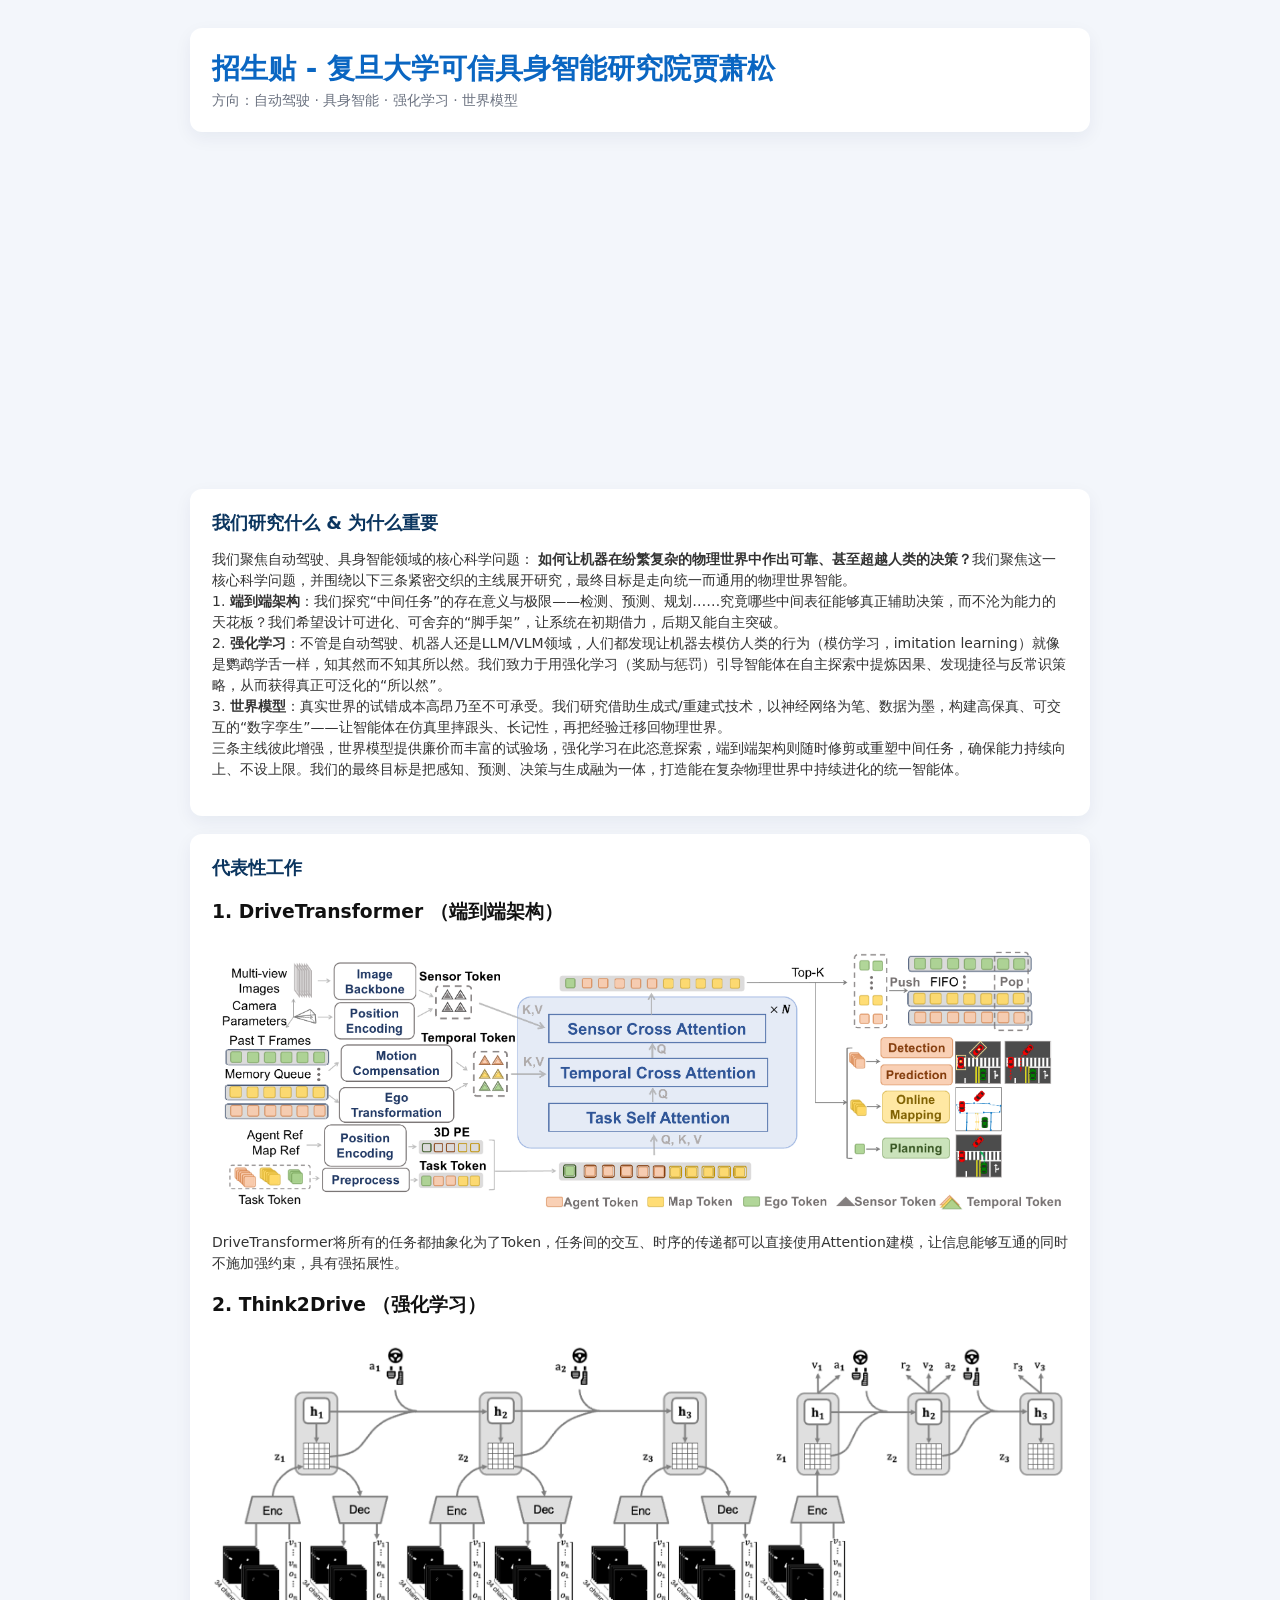
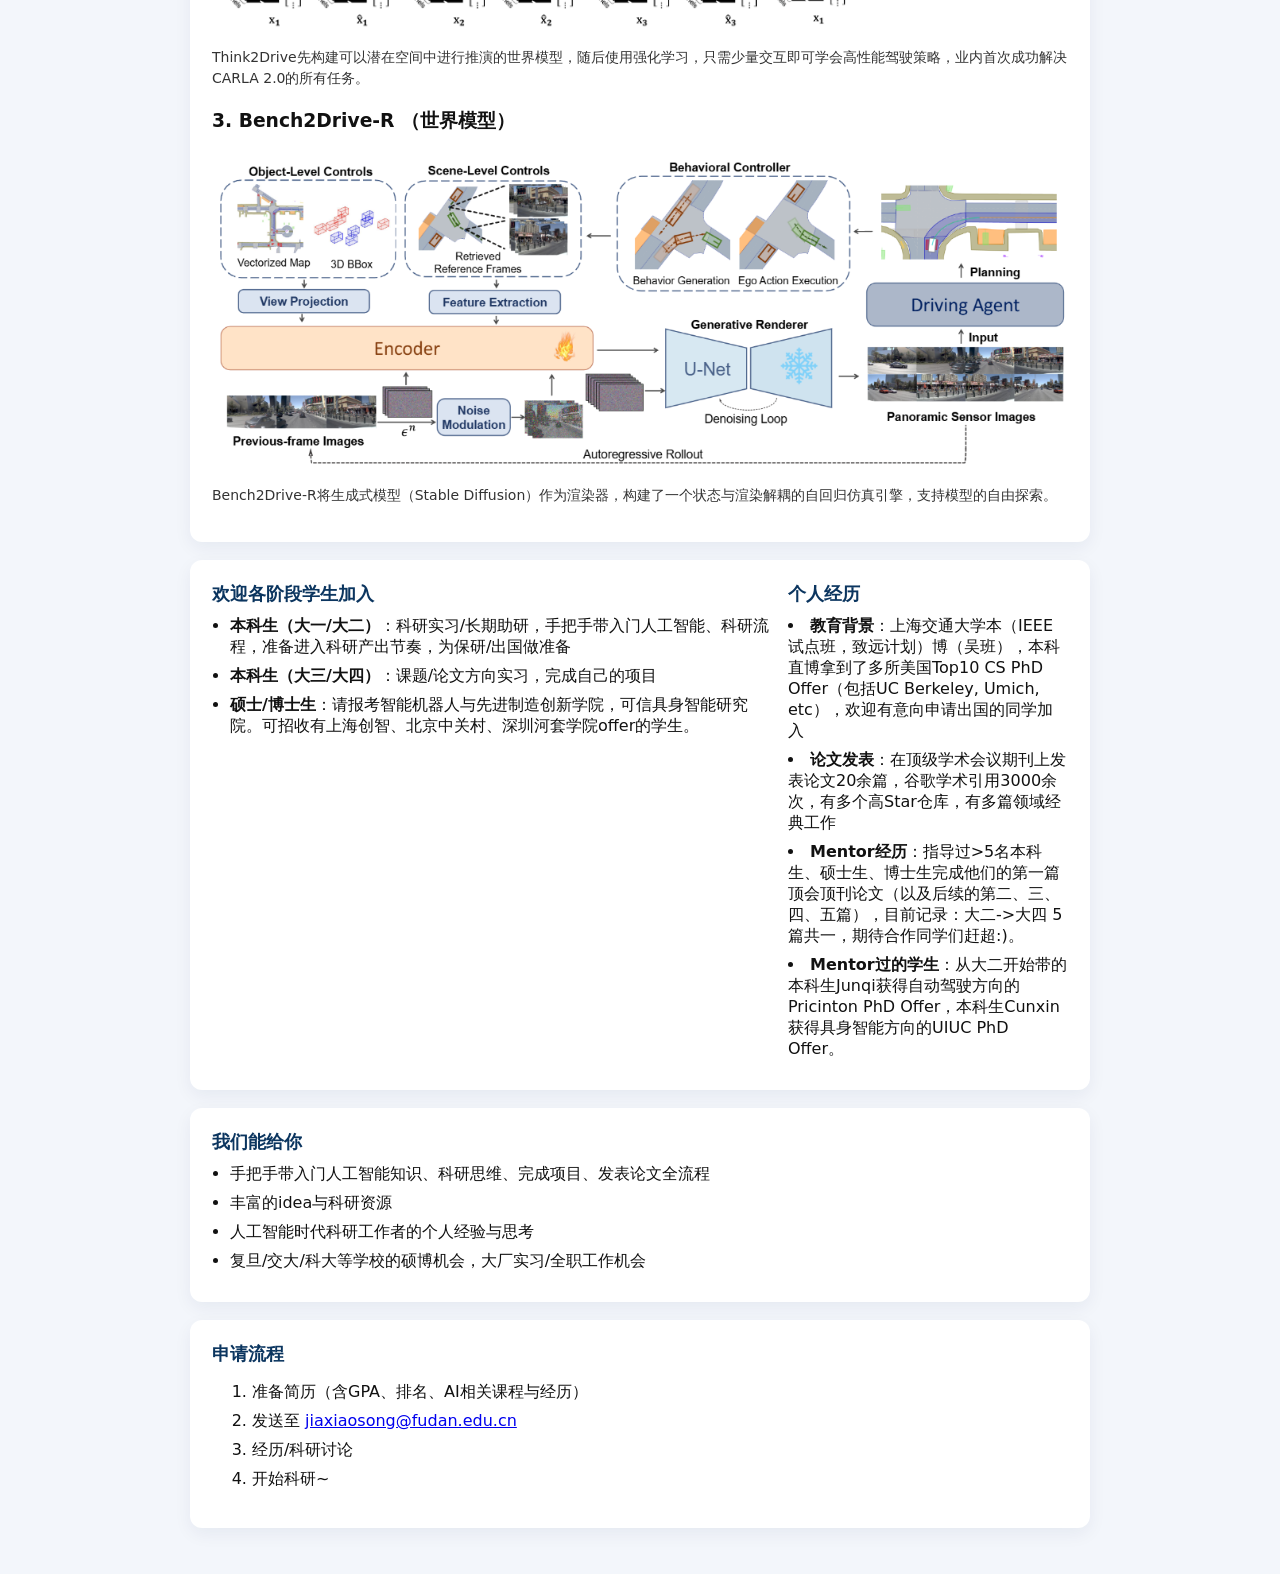
<file: recruit.html>
<!DOCTYPE html>
<html lang="zh-CN">
<head>
  <meta charset="utf-8">
  <meta name="viewport" content="width=device-width,initial-scale=1">
  <title>招生 | 复旦大学可信具身智能研究院贾萧松 — 自动驾驶 · 具身智能 · 世界模型 · 强化学习</title>
  <style>
    :root{--accent:#0a66c2;--muted:#6b7280;--card:#fff}
    *{box-sizing:border-box}
    body{font-family:system-ui,-apple-system,Segoe UI,Roboto,"PingFang SC","Hiragino Sans GB","Microsoft Yahei",sans-serif;background:#f3f6fb;color:#111;margin:0;padding:28px}
    .container{max-width:900px;margin:0 auto}
    .card{background:var(--card);border-radius:12px;padding:22px;margin-bottom:18px;box-shadow:0 6px 18px rgba(13,38,77,0.06)}
    header.hero{display:flex;gap:18px;align-items:center}
    .hero h1{margin:0;font-size:28px;color:var(--accent)}
    .hero p{margin:4px 0 0;color:var(--muted)}
    h2{font-size:18px;margin:0 0 10px;color:#0b355f}
    h3.highlight-title{margin:6px 0;font-size:18px;color:#0b355f;font-weight:700;letter-spacing:0.5px}
    ul{padding-left:18px;margin:0}
    li{margin:8px 0}
    .two-col{display:grid;grid-template-columns:1fr 280px;gap:18px;align-items:start}
    .muted{color:var(--muted);font-size:14px}
    .cta{display:inline-block;background:var(--accent);color:#fff;padding:10px 14px;border-radius:8px;text-decoration:none;font-weight:600}
    .small{font-size:13px;color:var(--muted)}
    .label{font-size:14px;font-weight:600;color:#0b355f;margin-bottom:4px;display:block;letter-spacing:1px}
    .research-intro{margin-bottom:14px;font-size:14px;color:#333;line-height:1.5}
    .work-section img{max-width:100%;border-radius:6px;margin-top:8px}
    .work-section p{font-size:14px;color:#333;line-height:1.5}
  </style>
</head>
<body>
  <div class="container">
    <div class="card hero">
      <div style="flex:1">
        <h1>招生贴 - 复旦大学可信具身智能研究院贾萧松 </h1>
        <p class="muted">方向：自动驾驶 · 具身智能 · 强化学习 · 世界模型 </p>
      </div>
    </div>
  
    <div style="text-align:center; margin-bottom: 20px;">
    <iframe width="560" height="315"
            src="https://www.youtube.com/embed/-osdzJJs2g0"
            title="YouTube video player"
            frameborder="0"
            allow="accelerometer; autoplay; clipboard-write; encrypted-media; gyroscope; picture-in-picture"
            allowfullscreen>
    </iframe>
  </div>
    <div class="card">
      <h2>我们研究什么 & 为什么重要</h2>
      <p class="research-intro">我们聚焦自动驾驶、具身智能领域的核心科学问题： <b>如何让机器在纷繁复杂的物理世界中作出可靠、甚至超越人类的决策？</b>我们聚焦这一核心科学问题，并围绕以下三条紧密交织的主线展开研究，最终目标是走向统一而通用的物理世界智能。<br>
      1. <b>端到端架构</b>：我们探究“中间任务”的存在意义与极限——检测、预测、规划……究竟哪些中间表征能够真正辅助决策，而不沦为能力的天花板？我们希望设计可进化、可舍弃的“脚手架”，让系统在初期借力，后期又能自主突破。<br>
      2.  <b>强化学习</b>：不管是自动驾驶、机器人还是LLM/VLM领域，人们都发现让机器去模仿人类的行为（模仿学习，imitation learning）就像是鹦鹉学舌一样，知其然而不知其所以然。我们致力于用强化学习（奖励与惩罚）引导智能体在自主探索中提炼因果、发现捷径与反常识策略，从而获得真正可泛化的“所以然”。<br>
      3. <b>世界模型</b>：真实世界的试错成本高昂乃至不可承受。我们研究借助生成式/重建式技术，以神经网络为笔、数据为墨，构建高保真、可交互的“数字孪生”——让智能体在仿真里摔跟头、长记性，再把经验迁移回物理世界。<br>
      三条主线彼此增强，世界模型提供廉价而丰富的试验场，强化学习在此恣意探索，端到端架构则随时修剪或重塑中间任务，确保能力持续向上、不设上限。我们的最终目标是把感知、预测、决策与生成融为一体，打造能在复杂物理世界中持续进化的统一智能体。
    </div>

    <div class="card work-section">
      <h2>代表性工作</h2>
      <h3>1. DriveTransformer （端到端架构）</h3>
      <img src="images/drivetransformer.png" alt="DriveTransformer示意图">
      <p>DriveTransformer将所有的任务都抽象化为了Token，任务间的交互、时序的传递都可以直接使用Attention建模，让信息能够互通的同时不施加强约束，具有强拓展性。</p>

      <h3>2. Think2Drive （强化学习）</h3>
      <img src="images/think2drive-model.png" alt="Think2Drive示意图">
      <p>Think2Drive先构建可以潜在空间中进行推演的世界模型，随后使用强化学习，只需少量交互即可学会高性能驾驶策略，业内首次成功解决CARLA 2.0的所有任务。</p>

      
      <h3>3. Bench2Drive-R （世界模型）</h3>
      <img src="images/bench2drive-R.PNG" alt="Bench2Drive-R示意图">
      <p>Bench2Drive-R将生成式模型（Stable Diffusion）作为渲染器，构建了一个状态与渲染解耦的自回归仿真引擎，支持模型的自由探索。</p>
    </div>


    <div class="card two-col">
      <div>
        <h2>欢迎各阶段学生加入</h2>
        <ul>
          <li><strong>本科生（大一/大二）</strong>：科研实习/长期助研，手把手带入门人工智能、科研流程，准备进入科研产出节奏，为保研/出国做准备</li>
          <li><strong>本科生（大三/大四）</strong>：课题/论文方向实习，完成自己的项目</li>
          <li><strong>硕士/博士生</strong>：请报考智能机器人与先进制造创新学院，可信具身智能研究院。可招收有上海创智、北京中关村、深圳河套学院offer的学生。</li>
        </ul>
      </div>

      <aside>
        <h2>个人经历</h2>
          <li><strong>教育背景</strong>：上海交通大学本（IEEE试点班，致远计划）博（吴班），本科直博拿到了多所美国Top10 CS PhD Offer（包括UC Berkeley, Umich, etc），欢迎有意向申请出国的同学加入</li>
          <li><strong>论文发表</strong>：在顶级学术会议期刊上发表论文20余篇，谷歌学术引用3000余次，有多个高Star仓库，有多篇领域经典工作 </li>
          <li><strong>Mentor经历</strong>：指导过>5名本科生、硕士生、博士生完成他们的第一篇顶会顶刊论文（以及后续的第二、三、四、五篇），目前记录：大二->大四 5篇共一，期待合作同学们赶超:)。</li>
         <li><strong>Mentor过的学生</strong>：从大二开始带的本科生Junqi获得自动驾驶方向的Pricinton PhD Offer，本科生Cunxin获得具身智能方向的UIUC PhD Offer。
      </aside>
    </div>

    <div class="card">
      <h2>我们能给你</h2>
      <ul>
        <li>手把手带入门人工智能知识、科研思维、完成项目、发表论文全流程</li>
        <li>丰富的idea与科研资源</li>
        <li>人工智能时代科研工作者的个人经验与思考</li>
        <li>复旦/交大/科大等学校的硕博机会，大厂实习/全职工作机会</li>
      </ul>
    </div>

    <div class="card">
      <h2>申请流程</h2>
      <ol>
        <li>准备简历（含GPA、排名、AI相关课程与经历）</li>
        <li>发送至 <a href="mailto:jiaxiaosong@fudan.edu.cn">jiaxiaosong@fudan.edu.cn</a></li>
        <li>经历/科研讨论</li>
        <li>开始科研~</li>
      </ol>
    </div>
  </div>
</body>
</html>
</file>
